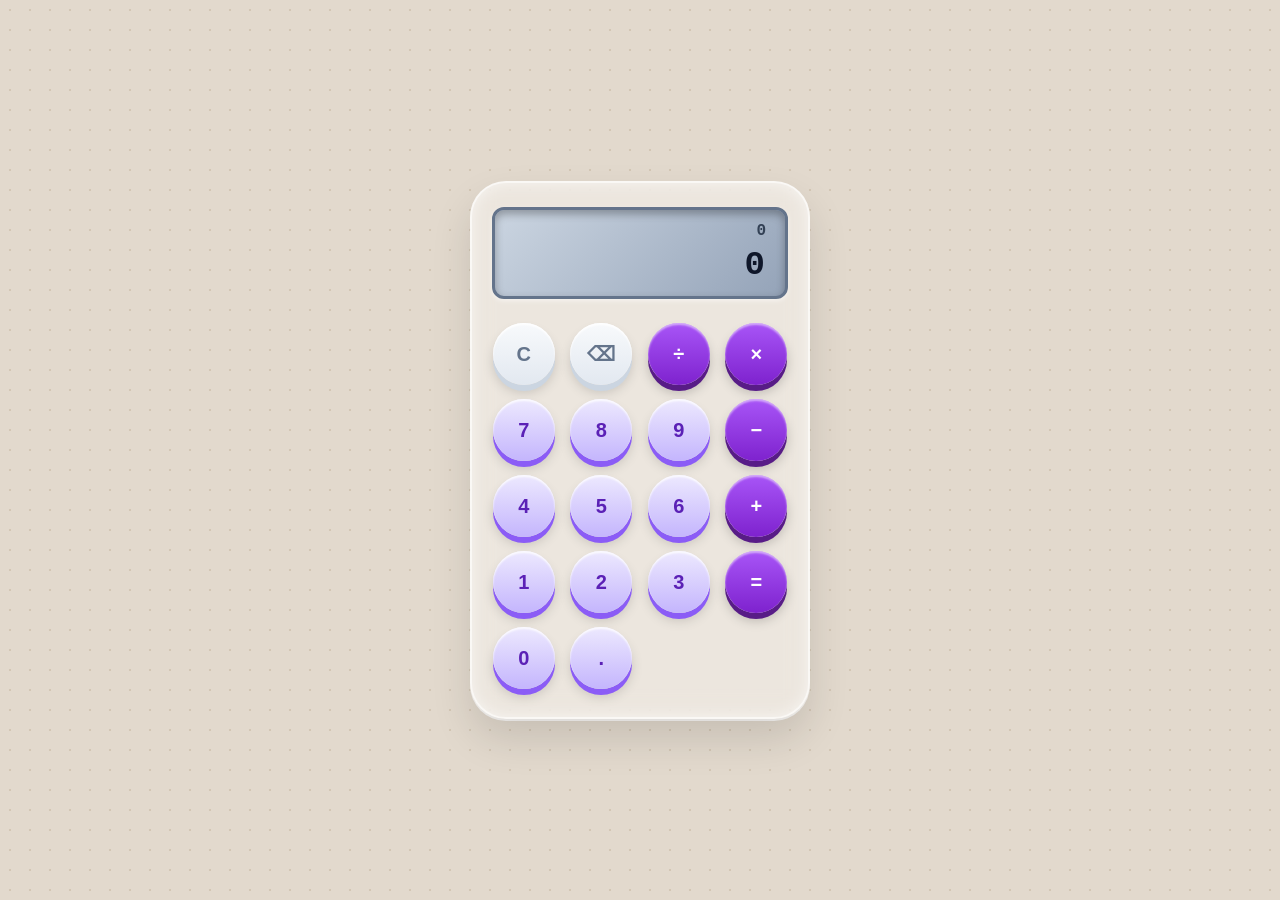
<file: webDev-L2-Calculator/index.html>
<!DOCTYPE html>
<html lang="en">
<head>
    <meta charset="UTF-8">
    <meta name="viewport" content="width=device-width, initial-scale=1.0">

    <title>Calculator</title>

    <link rel="stylesheet" href="style.css">
</head>

<body>

    <main class="calculator">

        <!-- Display -->
        <div class="display">

            <div id="currentInput" class="current-input">
                0
            </div>

            <div id="result" class="result">
                0
            </div>

        </div>


        <!-- Calculator Buttons -->
        <div class="buttons">

            <!-- First Row -->
            <button class="btn clear" data-action="clear">
                C
            </button>

            <button class="btn delete" data-action="delete">
                ⌫
            </button>

            <button class="btn operator" data-operator="/">
                ÷
            </button>

            <button class="btn operator" data-operator="*">
                ×
            </button>


            <!-- Second Row -->
            <button class="btn number" data-number="7">
                7
            </button>

            <button class="btn number" data-number="8">
                8
            </button>

            <button class="btn number" data-number="9">
                9
            </button>

            <button class="btn operator" data-operator="-">
                −
            </button>


            <!-- Third Row -->
            <button class="btn number" data-number="4">
                4
            </button>

            <button class="btn number" data-number="5">
                5
            </button>

            <button class="btn number" data-number="6">
                6
            </button>

            <button class="btn operator" data-operator="+">
                +
            </button>


            <!-- Fourth Row -->
            <button class="btn number" data-number="1">
                1
            </button>

            <button class="btn number" data-number="2">
                2
            </button>

            <button class="btn number" data-number="3">
                3
            </button>

            <button class="btn equals" data-action="equals">
                =
            </button>


            <!-- Fifth Row -->
            <button class="btn number zero" data-number="0">
                0
            </button>

            <button class="btn number" data-number=".">
                .
            </button>

        </div>

    </main>


    <script src="script.js"></script>

</body>
</html>
</file>
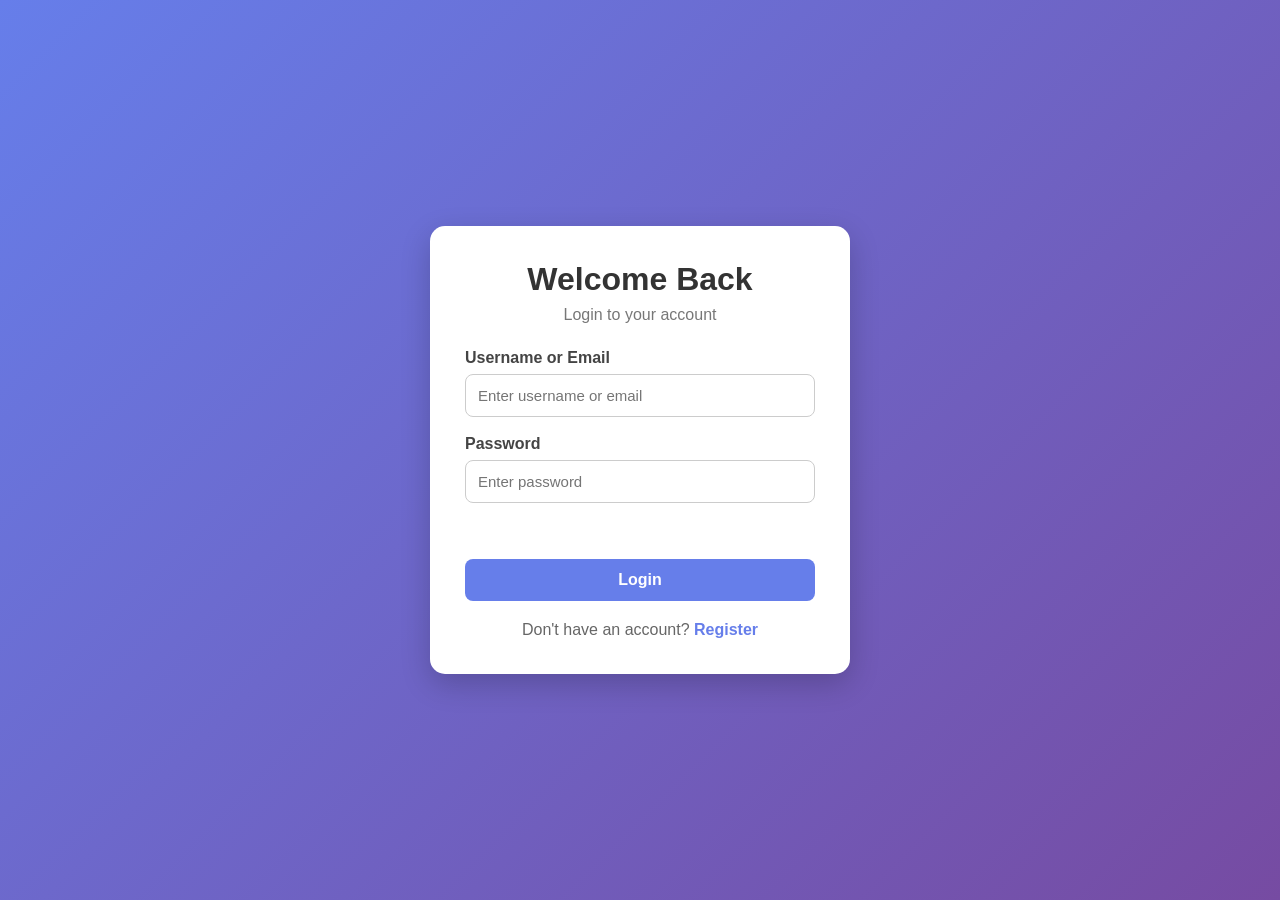
<file: webDev-L2-Login Authentication System/index.html>
<!DOCTYPE html>
<html lang="en">
<head>
    <meta charset="UTF-8">
    <meta name="viewport" content="width=device-width, initial-scale=1.0">
    <title>Login - Auth System</title>
    <link rel="stylesheet" href="style.css">
</head>
<body>

    <div class="auth-container">
        <div class="auth-card">
            <h1>Welcome Back</h1>
            <p class="subtitle">Login to your account</p>

            <form id="loginForm">
                <div class="form-group">
                    <label for="loginIdentifier">Username or Email</label>
                    <input
                        type="text"
                        id="loginIdentifier"
                        placeholder="Enter username or email"
                    >
                </div>

                <div class="form-group">
                    <label for="loginPassword">Password</label>
                    <input
                        type="password"
                        id="loginPassword"
                        placeholder="Enter password"
                    >
                </div>

                <p id="loginError" class="error-message"></p>

                <button type="submit" class="btn">Login</button>
            </form>

            <p class="switch-page">
                Don't have an account?
                <a href="register.html">Register</a>
            </p>
        </div>
    </div>

    <script src="script.js"></script>
</body>
</html>
</file>
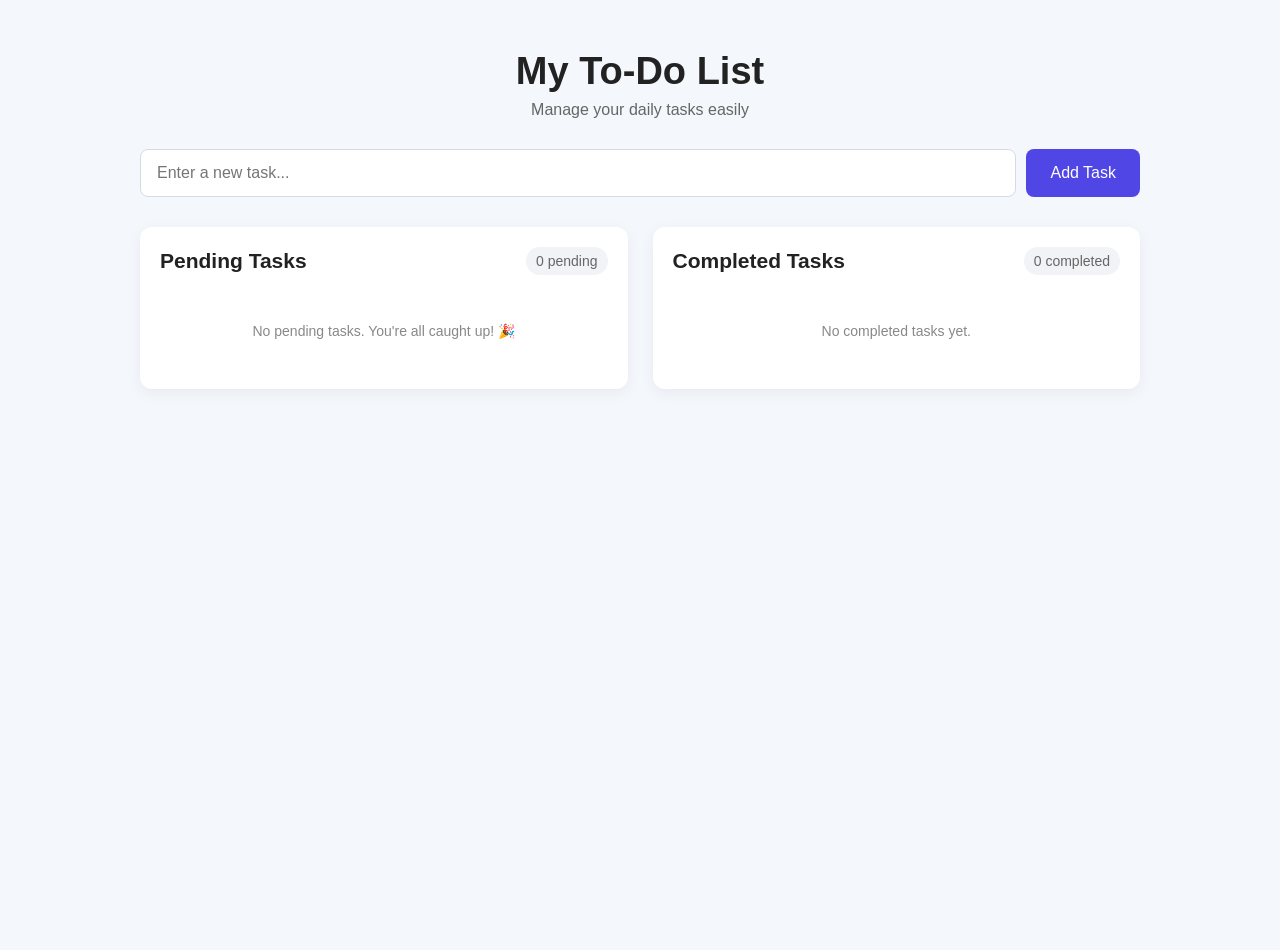
<file: webDev-L2-Todo App/index.html>
<!DOCTYPE html>
<html lang="en">
<head>
    <meta charset="UTF-8">
    <meta name="viewport" content="width=device-width, initial-scale=1.0">

    <title>To-Do Web App</title>

    <link rel="stylesheet" href="style.css">
</head>
<body>

    <div class="container">

        <!-- Header -->
        <header class="header">
            <h1>My To-Do List</h1>
            <p>Manage your daily tasks easily</p>
        </header>


        <!-- Add Task Section -->
        <section class="add-task-section">

            <input
                type="text"
                id="taskInput"
                placeholder="Enter a new task..."
                autocomplete="off"
            >

            <button id="addTaskBtn">Add Task</button>

        </section>


        <!-- Task Lists -->
        <div class="task-container">

            <!-- Pending Tasks -->
            <section class="task-section">

                <div class="section-header">
                    <h2>Pending Tasks</h2>
                    <span id="pendingCount">0 pending</span>
                </div>

                <div id="pendingTasks" class="task-list">

                    <div class="empty-message">
                        No pending tasks. You're all caught up! 🎉
                    </div>

                </div>

            </section>


            <!-- Completed Tasks -->
            <section class="task-section">

                <div class="section-header">
                    <h2>Completed Tasks</h2>
                    <span id="completedCount">0 completed</span>
                </div>

                <div id="completedTasks" class="task-list">

                    <div class="empty-message">
                        No completed tasks yet.
                    </div>

                </div>

            </section>

        </div>

    </div>


    <script src="script.js"></script>

</body>
</html>
</file>
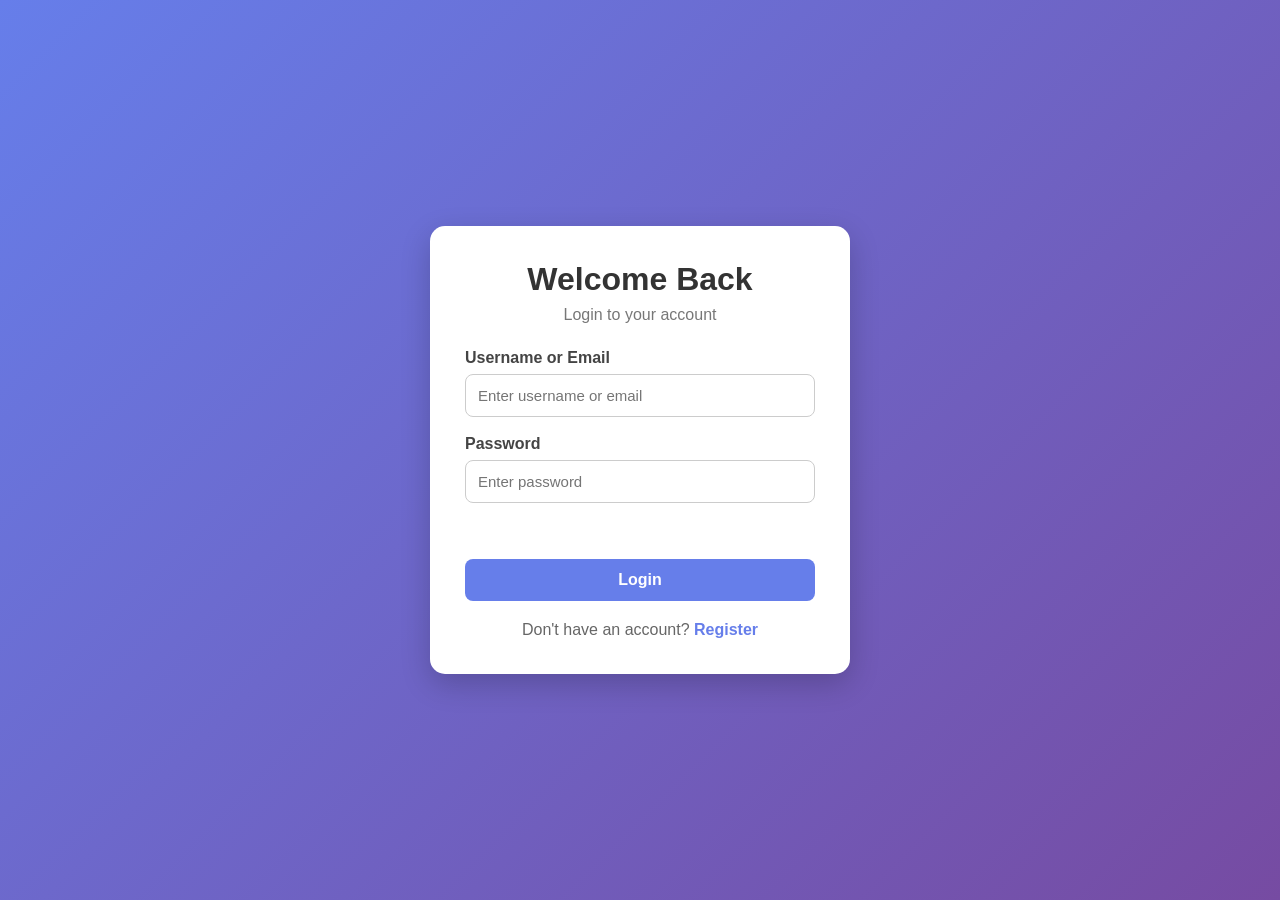
<file: webDev-L2-Login Authentication System/dashboard.html>
<!DOCTYPE html>
<html lang="en">
<head>
    <meta charset="UTF-8">
    <meta name="viewport" content="width=device-width, initial-scale=1.0">
    <title>Dashboard - Auth System</title>
    <link rel="stylesheet" href="style.css">
</head>
<body>

    <div class="dashboard-container">

        <nav class="navbar">
            <h2>My Dashboard</h2>
            <button id="logoutBtn" class="logout-btn">Logout</button>
        </nav>

        <main class="dashboard-content">
            <div class="welcome-card">
                <h1>Welcome, <span id="username"></span>! 👋</h1>
                <p>You have successfully logged in.</p>
                <p>This is a protected dashboard page.</p>
            </div>
        </main>

    </div>

    <script src="script.js"></script>
</body>
</html>
</file>
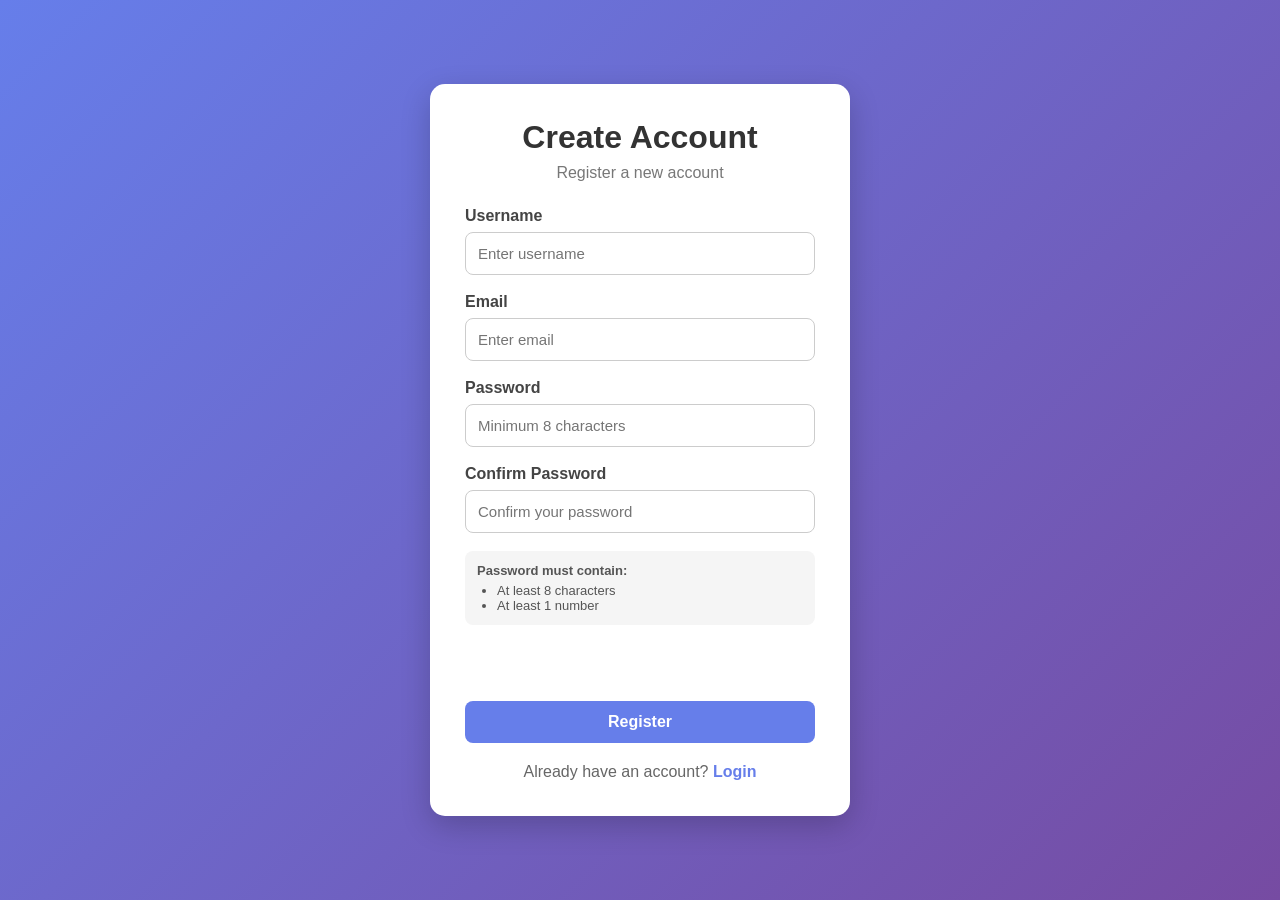
<file: webDev-L2-Login Authentication System/register.html>
<!DOCTYPE html>
<html lang="en">
<head>
    <meta charset="UTF-8">
    <meta name="viewport" content="width=device-width, initial-scale=1.0">
    <title>Register - Auth System</title>
    <link rel="stylesheet" href="style.css">
</head>
<body>

    <div class="auth-container">
        <div class="auth-card">
            <h1>Create Account</h1>
            <p class="subtitle">Register a new account</p>

            <form id="registerForm">

                <div class="form-group">
                    <label for="registerUsername">Username</label>
                    <input
                        type="text"
                        id="registerUsername"
                        placeholder="Enter username"
                    >
                </div>

                <div class="form-group">
                    <label for="registerEmail">Email</label>
                    <input
                        type="email"
                        id="registerEmail"
                        placeholder="Enter email"
                    >
                </div>

                <div class="form-group">
                    <label for="registerPassword">Password</label>
                    <input
                        type="password"
                        id="registerPassword"
                        placeholder="Minimum 8 characters"
                    >
                </div>

                
<div class="form-group">
    <label for="registerConfirmPassword">Confirm Password</label>
    <input
        type="password"
        id="registerConfirmPassword"
        placeholder="Confirm your password"
        required
    >
</div>


                <div class="password-rules">
                    <p>Password must contain:</p>
                    <ul>
                        <li>At least 8 characters</li>
                        <li>At least 1 number</li>
                    </ul>
                </div>

                <p id="registerError" class="error-message"></p>
                <p id="registerSuccess" class="success-message"></p>

                <button type="submit" class="btn">Register</button>
            </form>

            <p class="switch-page">
                Already have an account?
                <a href="index.html">Login</a>
            </p>
        </div>
    </div>

    <script src="script.js"></script>
</body>
</html>
</file>
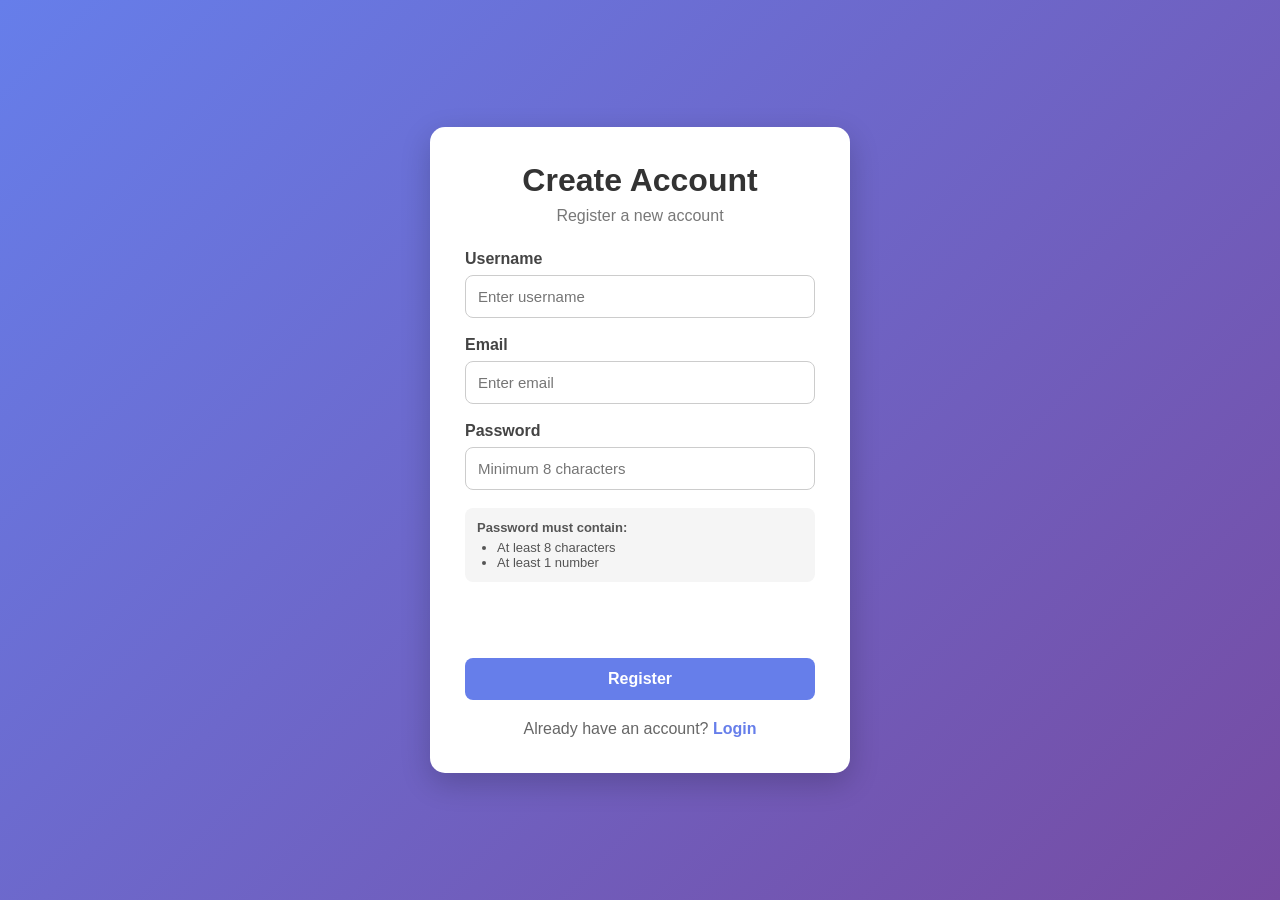
<file: webDev-L4-LoginAuthentication/register.html>
<!DOCTYPE html>
<html lang="en">
<head>
    <meta charset="UTF-8">
    <meta name="viewport" content="width=device-width, initial-scale=1.0">
    <title>Register - Auth System</title>
    <link rel="stylesheet" href="style.css">
</head>
<body>

    <div class="auth-container">
        <div class="auth-card">
            <h1>Create Account</h1>
            <p class="subtitle">Register a new account</p>

            <form id="registerForm">

                <div class="form-group">
                    <label for="registerUsername">Username</label>
                    <input
                        type="text"
                        id="registerUsername"
                        placeholder="Enter username"
                    >
                </div>

                <div class="form-group">
                    <label for="registerEmail">Email</label>
                    <input
                        type="email"
                        id="registerEmail"
                        placeholder="Enter email"
                    >
                </div>

                <div class="form-group">
                    <label for="registerPassword">Password</label>
                    <input
                        type="password"
                        id="registerPassword"
                        placeholder="Minimum 8 characters"
                    >
                </div>

                <div class="password-rules">
                    <p>Password must contain:</p>
                    <ul>
                        <li>At least 8 characters</li>
                        <li>At least 1 number</li>
                    </ul>
                </div>

                <p id="registerError" class="error-message"></p>
                <p id="registerSuccess" class="success-message"></p>

                <button type="submit" class="btn">Register</button>
            </form>

            <p class="switch-page">
                Already have an account?
                <a href="index.html">Login</a>
            </p>
        </div>
    </div>

    <script src="script.js"></script>
</body>
</html>
</file>
<file: webDev-L2-Calculator/style.css>
* {
    margin: 0;
    padding: 0;
    box-sizing: border-box;
}

body {
    min-height: 100vh;
    display: flex;
    justify-content: center;
    align-items: center;
    background: #e2d9cd;
    background-image: radial-gradient(#d3c6b4 1px, transparent 1px);
    background-size: 20px 20px;
    font-family: 'Segoe UI', Tahoma, Geneva, Verdana, sans-serif;
}

/* Calculator Casing - Transparent Acrylic Look */
.calculator {
    width: 340px;
    padding: 24px 20px 28px;
    background: rgba(255, 255, 255, 0.35);
    backdrop-filter: blur(12px);
    -webkit-backdrop-filter: blur(12px);
    border-radius: 36px;
    border: 2px solid rgba(255, 255, 255, 0.7);
    box-shadow: 
        0 20px 40px rgba(0, 0, 0, 0.12),
        inset 0 0 15px rgba(255, 255, 255, 0.6),
        0 2px 0 rgba(255, 255, 255, 0.8);
    position: relative;
}

/* LCD Display */
.display {
    min-height: 90px;
    padding: 12px 18px;
    margin-bottom: 24px;
    background: linear-gradient(135deg, #cbd5e1 0%, #94a3b8 100%);
    border-radius: 12px;
    border: 3px solid #64748b;
    box-shadow: 
        inset 0 4px 8px rgba(0, 0, 0, 0.3),
        0 2px 4px rgba(255, 255, 255, 0.5);
    display: flex;
    flex-direction: column;
    justify-content: flex-end;
    align-items: flex-end;
    overflow: hidden;
    position: relative;
}



.current-input {
    width: 100%;
    min-height: 20px;
    text-align: right;
    font-size: 16px;
    color: #334155;
    font-family: 'Courier New', Courier, monospace;
    font-weight: bold;
    letter-spacing: 1px;
}

.result {
    width: 100%;
    text-align: right;
    font-size: 34px;
    font-family: 'Courier New', Courier, monospace;
    font-weight: 900;
    color: #0f172a;
    letter-spacing: 2px;
    margin-top: 4px;
    word-wrap: break-word;
}

/* Button Grid Setup */
.buttons {
    display: grid;
    grid-template-columns: repeat(4, 1fr);
    gap: 14px;
    justify-items: center;
}

/* 3D Mechanical Round Buttons Base */
.btn {
    width: 62px;
    height: 62px;
    border: none;
    border-radius: 50%;
    font-size: 20px;
    font-weight: 600;
    cursor: pointer;
    color: #4c1d95;
    display: flex;
    justify-content: center;
    align-items: center;
    transition: all 0.1s ease;
    
    /* Default - Soft Medium Purple */
    background: linear-gradient(180deg, #d8b4fe 0%, #a855f7 100%);
    box-shadow: 
        0 6px 0 #7e22ce,
        0 8px 12px rgba(0, 0, 0, 0.15),
        inset 0 2px 2px rgba(255, 255, 255, 0.6);
}

.btn:hover {
    filter: brightness(1.05);
    transform: translateY(-1px);
}

.btn:active {
    transform: translateY(4px);
    box-shadow: 
        0 2px 0 #7e22ce,
        0 3px 6px rgba(0, 0, 0, 0.1),
        inset 0 2px 2px rgba(255, 255, 255, 0.6);
}

/* Number Buttons - Light Pastel Purple */
.number {
    background: linear-gradient(180deg, #ede9fe 0%, #c4b5fd 100%);
    color: #5b21b6;
    box-shadow: 
        0 6px 0 #8b5cf6,
        0 8px 12px rgba(0, 0, 0, 0.15),
        inset 0 2px 2px rgba(255, 255, 255, 0.8);
}

.number:active {
    box-shadow: 
        0 2px 0 #8b5cf6,
        0 3px 6px rgba(0, 0, 0, 0.1);
}

/* Operators & Equals - Darker Purple */
.operator, .equals {
    background: linear-gradient(180deg, #a855f7 0%, #7e22ce 100%);
    color: #ffffff;
    box-shadow: 
        0 6px 0 #581c87,
        0 8px 12px rgba(0, 0, 0, 0.2),
        inset 0 2px 2px rgba(255, 255, 255, 0.5);
}

.operator:active, .equals:active {
    box-shadow: 
        0 2px 0 #581c87,
        0 3px 6px rgba(0, 0, 0, 0.1);
}

/* Clear / Off / Top Control Buttons - Off-White / Pale Grey */
.clear, .delete {
    background: linear-gradient(180deg, #f8fafc 0%, #e2e8f0 100%);
    color: #64748b;
    box-shadow: 
        0 6px 0 #cbd5e1,
        0 8px 12px rgba(0, 0, 0, 0.15),
        inset 0 2px 2px rgba(255, 255, 255, 0.9);
}

.clear:active, .delete:active {
    box-shadow: 
        0 2px 0 #cbd5e1,
        0 3px 6px rgba(0, 0, 0, 0.1);
}

/* Responsive */
@media (max-width: 400px) {
    .calculator {
        width: 300px;
        padding: 16px;
    }

    .btn {
        width: 52px;
        height: 52px;
        font-size: 18px;
    }

    .result {
        font-size: 28px;
    }
}
</file>
<file: webDev-L2-Login Authentication System/style.css>
* {
    margin: 0;
    padding: 0;
    box-sizing: border-box;
}

body {
    font-family: Arial, sans-serif;
    background: linear-gradient(135deg, #667eea, #764ba2);
    min-height: 100vh;
}

/* Authentication */

.auth-container {
    min-height: 100vh;
    display: flex;
    justify-content: center;
    align-items: center;
    padding: 20px;
}

.auth-card {
    background: white;
    width: 100%;
    max-width: 420px;
    padding: 35px;
    border-radius: 15px;
    box-shadow: 0 10px 30px rgba(0, 0, 0, 0.2);
}

.auth-card h1 {
    text-align: center;
    margin-bottom: 8px;
    color: #333;
}

.subtitle {
    text-align: center;
    color: #777;
    margin-bottom: 25px;
}

.form-group {
    margin-bottom: 18px;
}

.form-group label {
    display: block;
    margin-bottom: 7px;
    font-weight: bold;
    color: #444;
}

.form-group input {
    width: 100%;
    padding: 12px;
    border: 1px solid #ccc;
    border-radius: 8px;
    font-size: 15px;
    outline: none;
}

.form-group input:focus {
    border-color: #667eea;
}

.btn {
    width: 100%;
    padding: 12px;
    border: none;
    border-radius: 8px;
    background: #667eea;
    color: white;
    font-size: 16px;
    font-weight: bold;
    cursor: pointer;
    margin-top: 10px;
}

.btn:hover {
    background: #5568d9;
}

.switch-page {
    text-align: center;
    margin-top: 20px;
    color: #666;
}

.switch-page a {
    color: #667eea;
    text-decoration: none;
    font-weight: bold;
}

.error-message {
    color: #d93025;
    font-size: 14px;
    margin: 10px 0;
    min-height: 18px;
}

.success-message {
    color: #188038;
    font-size: 14px;
    margin: 10px 0;
    min-height: 18px;
}

.password-rules {
    background: #f5f5f5;
    padding: 12px;
    border-radius: 8px;
    margin-bottom: 10px;
    font-size: 13px;
    color: #555;
}

.password-rules p {
    font-weight: bold;
    margin-bottom: 5px;
}

.password-rules ul {
    padding-left: 20px;
}

/* Dashboard */

.dashboard-container {
    min-height: 100vh;
    background: #f5f7fb;
}

.navbar {
    background: white;
    padding: 18px 40px;
    display: flex;
    justify-content: space-between;
    align-items: center;
    box-shadow: 0 2px 10px rgba(0, 0, 0, 0.08);
}

.navbar h2 {
    color: #333;
}

.logout-btn {
    padding: 10px 20px;
    background: #e74c3c;
    color: white;
    border: none;
    border-radius: 7px;
    cursor: pointer;
    font-weight: bold;
}

.logout-btn:hover {
    background: #c0392b;
}

.dashboard-content {
    display: flex;
    justify-content: center;
    padding: 60px 20px;
}

.welcome-card {
    background: white;
    width: 100%;
    max-width: 700px;
    padding: 50px;
    border-radius: 15px;
    text-align: center;
    box-shadow: 0 5px 20px rgba(0, 0, 0, 0.08);
}

.welcome-card h1 {
    margin-bottom: 15px;
    color: #333;
}

.welcome-card p {
    color: #666;
    margin-top: 8px;
}

@media (max-width: 600px) {
    .auth-card {
        padding: 25px;
    }

    .navbar {
        padding: 15px 20px;
    }

    .welcome-card {
        padding: 30px 20px;
    }
}
</file>
<file: webDev-L2-Todo App/style.css>
* {
    margin: 0;
    padding: 0;
    box-sizing: border-box;
}

body {
    font-family: Arial, sans-serif;
    background: #f4f7fb;
    color: #222;
    min-height: 100vh;
}

.container {
    width: 90%;
    max-width: 1000px;
    margin: 50px auto;
}


/* Header */

.header {
    text-align: center;
    margin-bottom: 30px;
}

.header h1 {
    font-size: 38px;
    margin-bottom: 8px;
}

.header p {
    color: #666;
    font-size: 16px;
}


/* Add Task */

.add-task-section {
    display: flex;
    gap: 10px;
    margin-bottom: 30px;
}

#taskInput {
    flex: 1;
    padding: 14px 16px;
    border: 1px solid #d5dbe5;
    border-radius: 8px;
    font-size: 16px;
    outline: none;
    background: white;
}

#taskInput:focus {
    border-color: #4f46e5;
}

#addTaskBtn {
    padding: 14px 24px;
    border: none;
    border-radius: 8px;
    background: #4f46e5;
    color: white;
    font-size: 16px;
    cursor: pointer;
    transition: 0.2s;
}

#addTaskBtn:hover {
    background: #3730a3;
}


/* Task Container */

.task-container {
    display: grid;
    grid-template-columns: 1fr 1fr;
    gap: 25px;
}

.task-section {
    background: white;
    padding: 20px;
    border-radius: 12px;
    box-shadow: 0 4px 15px rgba(0, 0, 0, 0.06);
}


/* Section Header */

.section-header {
    display: flex;
    justify-content: space-between;
    align-items: center;
    margin-bottom: 18px;
}

.section-header h2 {
    font-size: 21px;
}

.section-header span {
    font-size: 14px;
    color: #666;
    background: #f1f3f7;
    padding: 6px 10px;
    border-radius: 20px;
}


/* Task List */

.task-list {
    display: flex;
    flex-direction: column;
    gap: 12px;
}


/* Individual Task */

.task {
    border: 1px solid #e3e6ec;
    border-radius: 8px;
    padding: 14px;
    background: #fafbfc;
}

.task-top {
    display: flex;
    justify-content: space-between;
    align-items: flex-start;
    gap: 10px;
}

.task-text {
    font-size: 16px;
    line-height: 1.5;
    word-break: break-word;
}

.task-time {
    color: #888;
    font-size: 12px;
    margin-top: 8px;
}


/* Buttons */

.task-actions {
    display: flex;
    gap: 6px;
    flex-shrink: 0;
}

.task-actions button {
    border: none;
    padding: 7px 10px;
    border-radius: 6px;
    cursor: pointer;
    font-size: 12px;
}


/* Complete Button */

.complete-btn {
    background: #dcfce7;
    color: #166534;
}

.complete-btn:hover {
    background: #bbf7d0;
}


/* Edit Button */

.edit-btn {
    background: #fef3c7;
    color: #92400e;
}

.edit-btn:hover {
    background: #fde68a;
}


/* Delete Button */

.delete-btn {
    background: #fee2e2;
    color: #991b1b;
}

.delete-btn:hover {
    background: #fecaca;
}


/* Edit Input */

.edit-input {
    width: 100%;
    padding: 8px;
    border: 1px solid #4f46e5;
    border-radius: 5px;
    font-size: 15px;
    outline: none;
}


/* Empty Message */

.empty-message {
    text-align: center;
    padding: 30px 15px;
    color: #888;
    font-size: 14px;
}


/* Completed Task */

.completed-task .task-text {
    text-decoration: line-through;
    color: #888;
}


/* Responsive */

@media (max-width: 700px) {

    .container {
        width: 94%;
        margin: 30px auto;
    }

    .task-container {
        grid-template-columns: 1fr;
    }

    .add-task-section {
        flex-direction: column;
    }

    #addTaskBtn {
        width: 100%;
    }

    .task-top {
        flex-direction: column;
    }

    .task-actions {
        width: 100%;
    }

    .task-actions button {
        flex: 1;
    }
}
</file>
<file: webDev-L4-LoginAuthentication/style.css>
* {
    margin: 0;
    padding: 0;
    box-sizing: border-box;
}

body {
    font-family: Arial, sans-serif;
    background: linear-gradient(135deg, #667eea, #764ba2);
    min-height: 100vh;
}

/* Authentication */

.auth-container {
    min-height: 100vh;
    display: flex;
    justify-content: center;
    align-items: center;
    padding: 20px;
}

.auth-card {
    background: white;
    width: 100%;
    max-width: 420px;
    padding: 35px;
    border-radius: 15px;
    box-shadow: 0 10px 30px rgba(0, 0, 0, 0.2);
}

.auth-card h1 {
    text-align: center;
    margin-bottom: 8px;
    color: #333;
}

.subtitle {
    text-align: center;
    color: #777;
    margin-bottom: 25px;
}

.form-group {
    margin-bottom: 18px;
}

.form-group label {
    display: block;
    margin-bottom: 7px;
    font-weight: bold;
    color: #444;
}

.form-group input {
    width: 100%;
    padding: 12px;
    border: 1px solid #ccc;
    border-radius: 8px;
    font-size: 15px;
    outline: none;
}

.form-group input:focus {
    border-color: #667eea;
}

.btn {
    width: 100%;
    padding: 12px;
    border: none;
    border-radius: 8px;
    background: #667eea;
    color: white;
    font-size: 16px;
    font-weight: bold;
    cursor: pointer;
    margin-top: 10px;
}

.btn:hover {
    background: #5568d9;
}

.switch-page {
    text-align: center;
    margin-top: 20px;
    color: #666;
}

.switch-page a {
    color: #667eea;
    text-decoration: none;
    font-weight: bold;
}

.error-message {
    color: #d93025;
    font-size: 14px;
    margin: 10px 0;
    min-height: 18px;
}

.success-message {
    color: #188038;
    font-size: 14px;
    margin: 10px 0;
    min-height: 18px;
}

.password-rules {
    background: #f5f5f5;
    padding: 12px;
    border-radius: 8px;
    margin-bottom: 10px;
    font-size: 13px;
    color: #555;
}

.password-rules p {
    font-weight: bold;
    margin-bottom: 5px;
}

.password-rules ul {
    padding-left: 20px;
}

/* Dashboard */

.dashboard-container {
    min-height: 100vh;
    background: #f5f7fb;
}

.navbar {
    background: white;
    padding: 18px 40px;
    display: flex;
    justify-content: space-between;
    align-items: center;
    box-shadow: 0 2px 10px rgba(0, 0, 0, 0.08);
}

.navbar h2 {
    color: #333;
}

.logout-btn {
    padding: 10px 20px;
    background: #e74c3c;
    color: white;
    border: none;
    border-radius: 7px;
    cursor: pointer;
    font-weight: bold;
}

.logout-btn:hover {
    background: #c0392b;
}

.dashboard-content {
    display: flex;
    justify-content: center;
    padding: 60px 20px;
}

.welcome-card {
    background: white;
    width: 100%;
    max-width: 700px;
    padding: 50px;
    border-radius: 15px;
    text-align: center;
    box-shadow: 0 5px 20px rgba(0, 0, 0, 0.08);
}

.welcome-card h1 {
    margin-bottom: 15px;
    color: #333;
}

.welcome-card p {
    color: #666;
    margin-top: 8px;
}

@media (max-width: 600px) {
    .auth-card {
        padding: 25px;
    }

    .navbar {
        padding: 15px 20px;
    }

    .welcome-card {
        padding: 30px 20px;
    }
}
</file>
